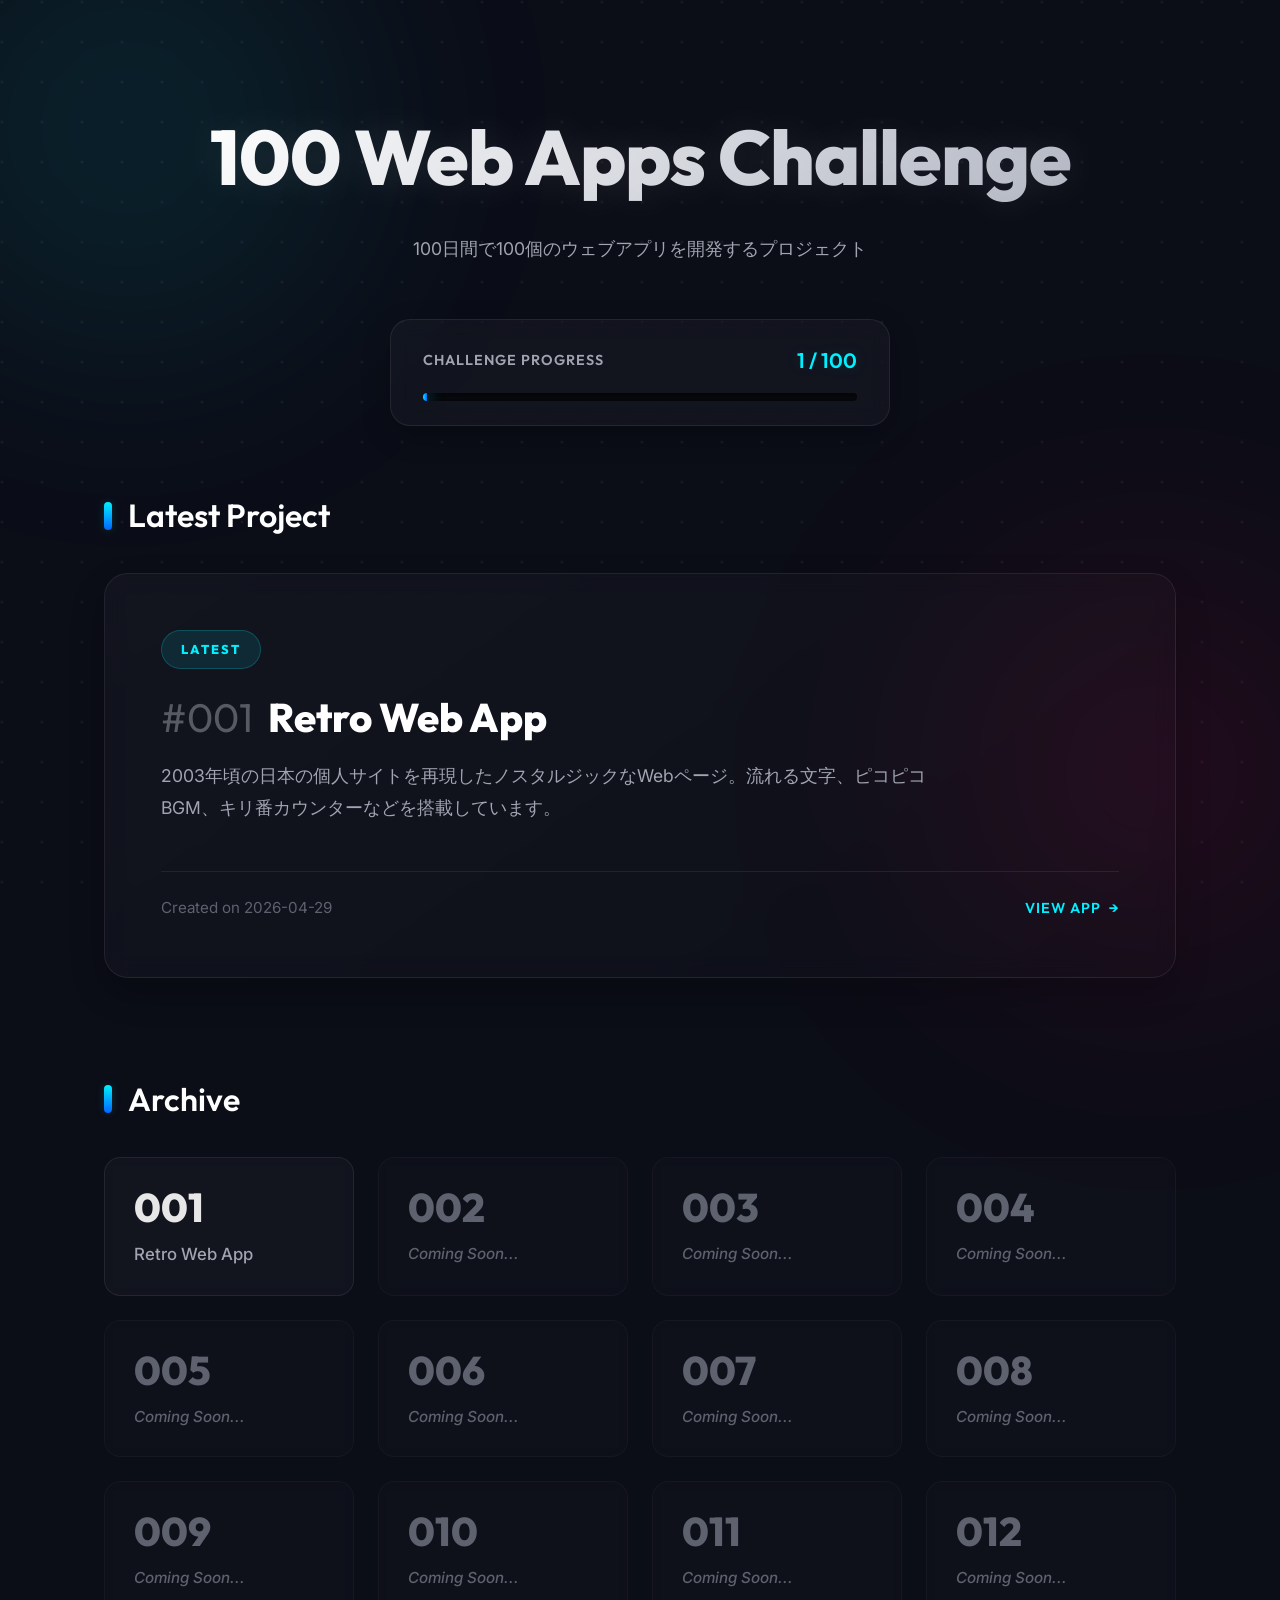
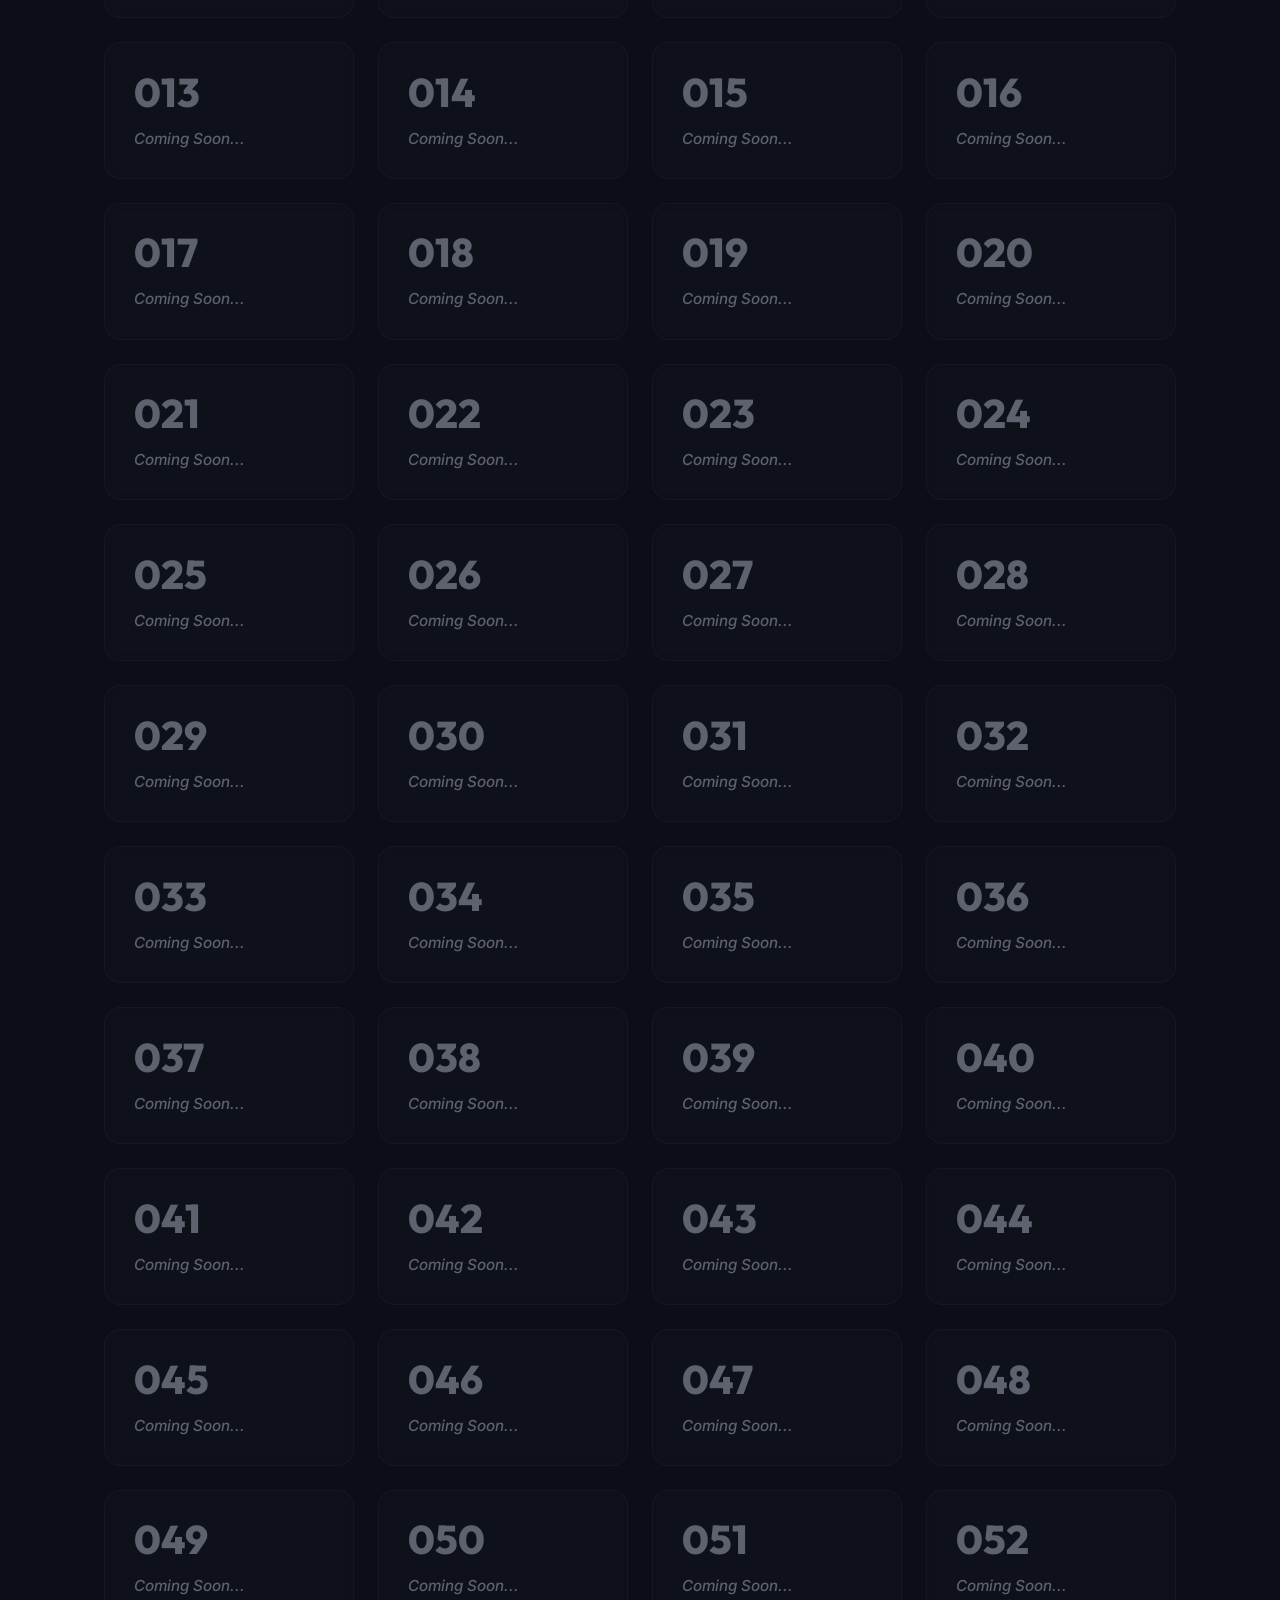
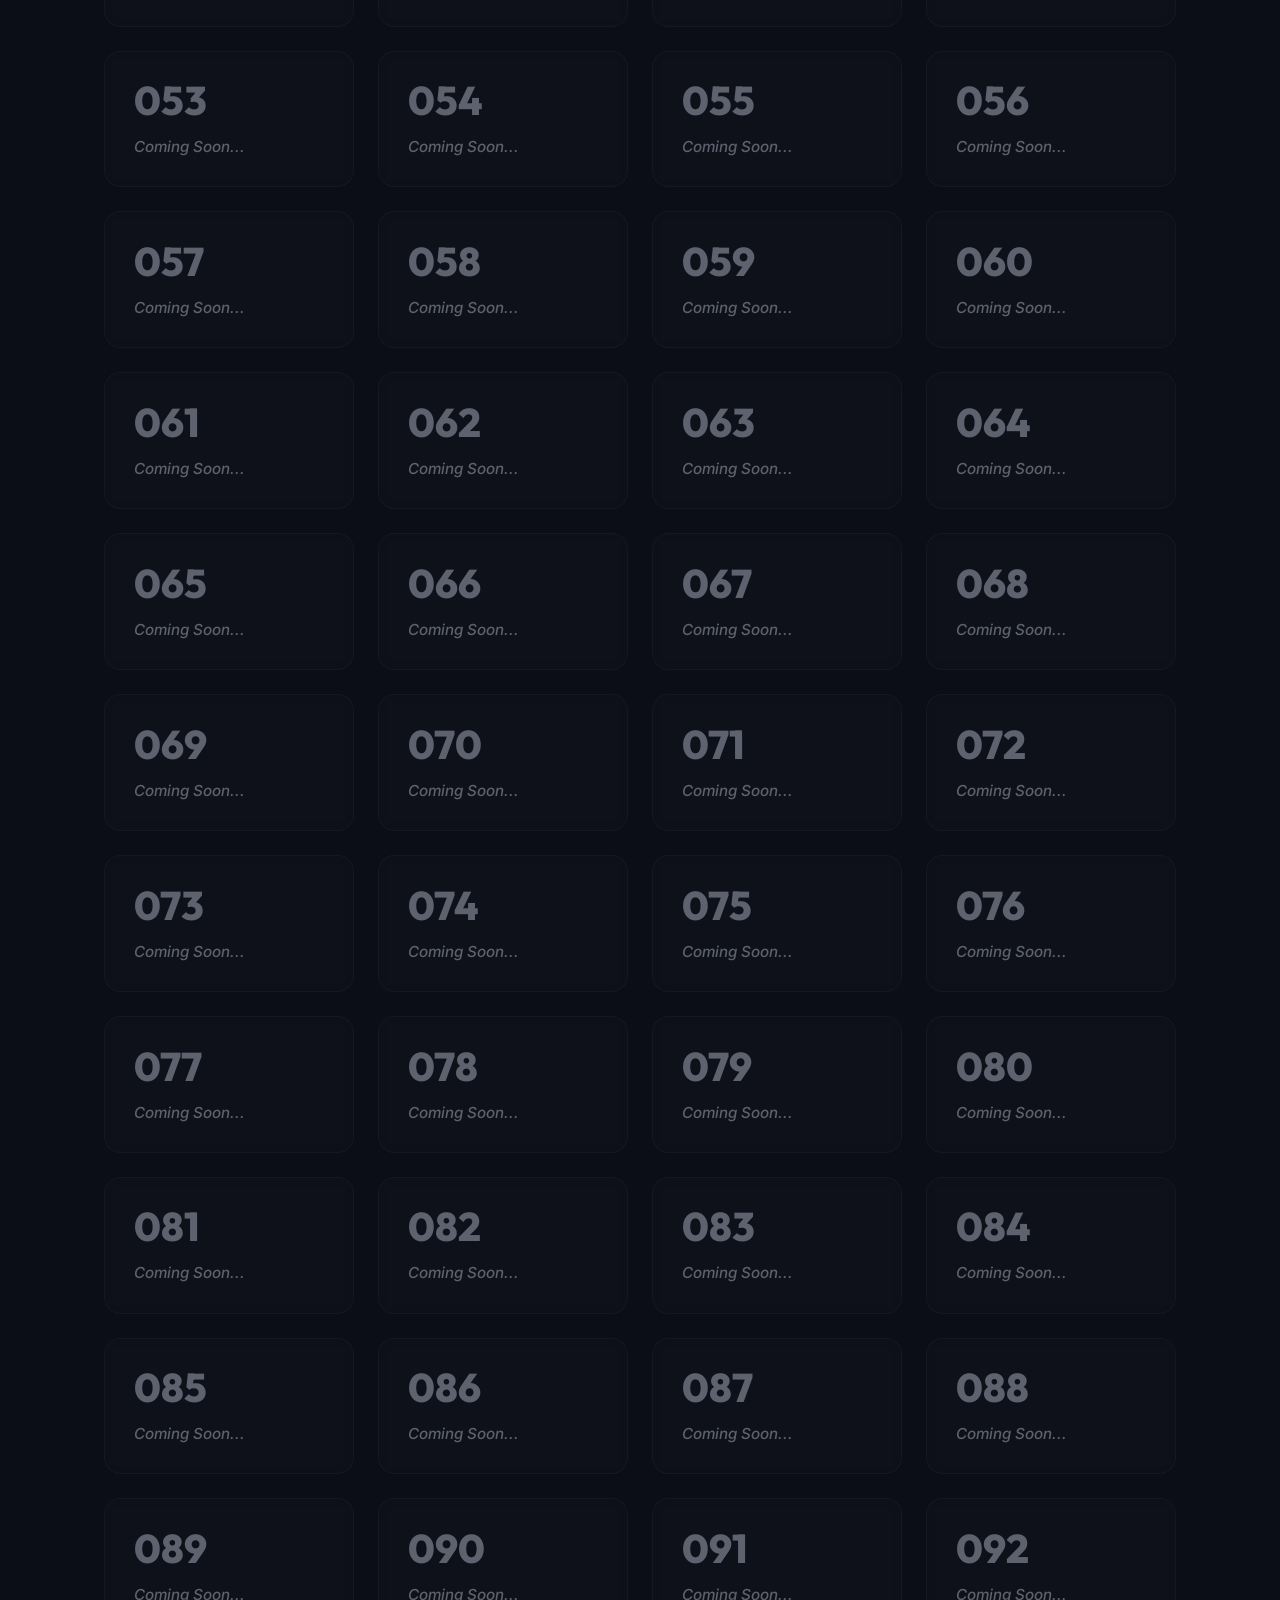
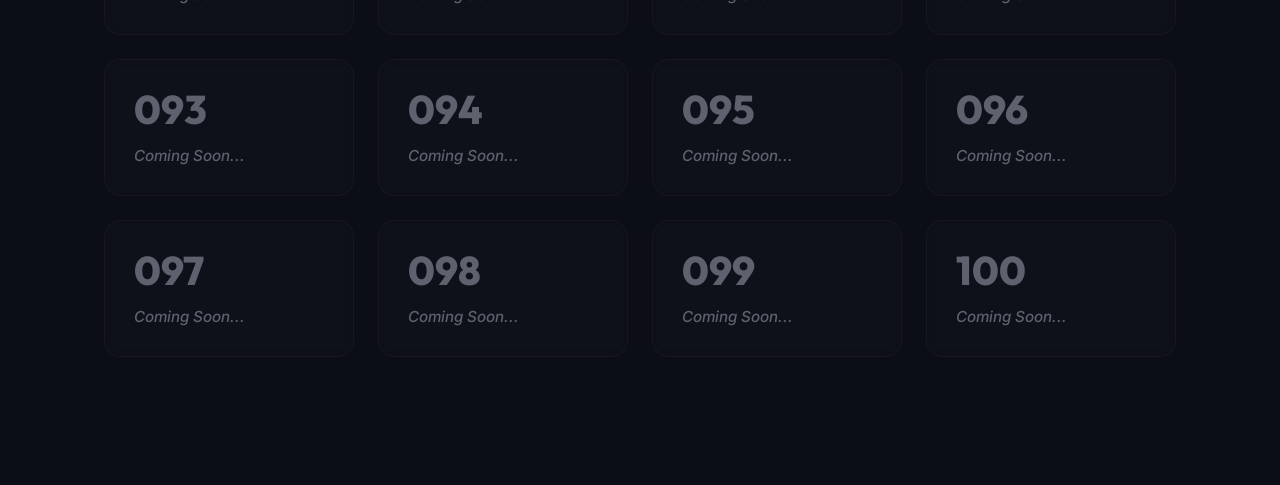
<file: 000_portal/index.html>
<!DOCTYPE html>
<html lang="ja">

<head>
    <meta charset="UTF-8">
    <meta name="viewport" content="width=device-width, initial-scale=1.0">
    <title>100 Web Apps Challenge</title>
    <meta name="description" content="100日間で100個のウェブアプリを作成するチャレンジのポータルサイトです。">
    <!-- Google Fonts -->
    <link rel="preconnect" href="https://fonts.googleapis.com">
    <link rel="preconnect" href="https://fonts.gstatic.com" crossorigin>
    <link
        href="https://fonts.googleapis.com/css2?family=Inter:wght@300;400;500;600&family=Outfit:wght@300;400;600;800&display=swap"
        rel="stylesheet">
    <link rel="stylesheet" href="style.css">
</head>

<body>
    <!-- 背景のエフェクト -->
    <div class="background-animation"></div>
    <div class="glow-orb top-left"></div>
    <div class="glow-orb bottom-right"></div>

    <div class="container">
        <!-- ヒーローセクション -->
        <header class="hero-section">
            <h1 class="title-glow">100 Web Apps Challenge</h1>
            <p class="subtitle">100日間で100個のウェブアプリを開発するプロジェクト</p>

            <div class="progress-wrapper">
                <div class="progress-info">
                    <span class="progress-label">Challenge Progress</span>
                    <span class="progress-text"><span id="progress-count">0</span> / 100</span>
                </div>
                <div class="progress-container">
                    <div class="progress-bar" id="progress-bar"></div>
                </div>
            </div>
        </header>

        <!-- ピックアップ（最新アプリ）セクション -->
        <section class="pickup-section" id="pickup-section">
            <h2 class="section-title">Latest Project</h2>
            <!-- JavaScriptで動的に最新アプリを表示 -->
            <div id="pickup-card-container"></div>
        </section>

        <!-- アーカイブ（全アプリー覧）セクション -->
        <section class="archive-section">
            <h2 class="section-title">Archive</h2>
            <div class="grid-container" id="app-grid">
                <!-- JavaScriptで動的に100個のアイテムを生成 -->
            </div>
        </section>
    </div>

    <script src="script.js"></script>
</body>

</html>
</file>
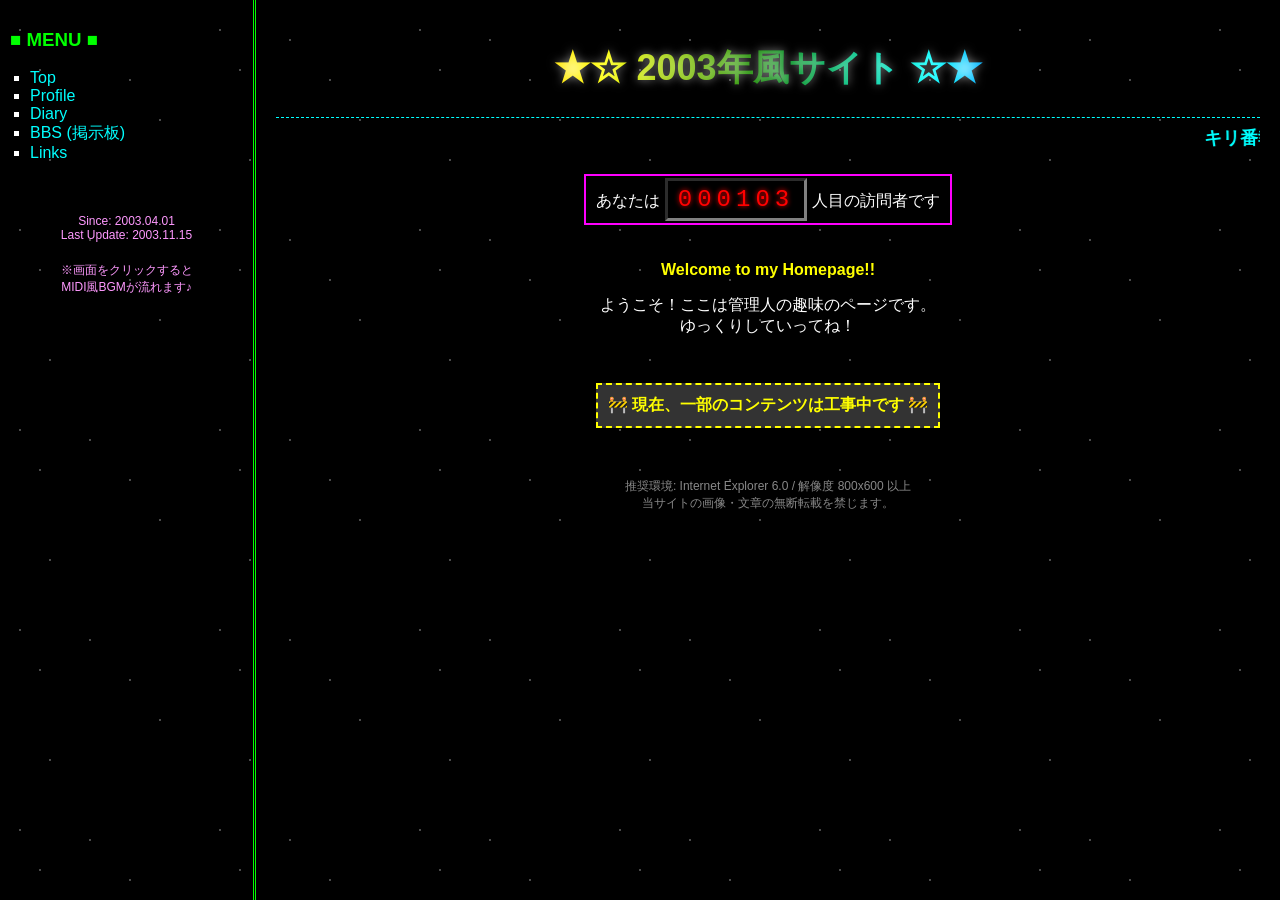
<file: 001_Retro-web-app/index.html>
<!DOCTYPE html>
<html lang="ja">

<head>
  <meta charset="UTF-8">
  <meta name="viewport" content="width=device-width, initial-scale=1.0">
  <title>★☆ 2003's Cyber Space ☆★</title>
  <style>
    /* 1. 背景：真っ黒な背景に星が流れる装飾 */
    body {
      background-color: black;
      color: white;
      font-family: 'MS PGothic', 'ＭＳ Ｐゴシック', sans-serif;
      margin: 0;
      padding: 0;
      /* 星空の表現 */
      background-image:
        radial-gradient(1px 1px at 20px 30px, #ffffff, rgba(0, 0, 0, 0)),
        radial-gradient(1px 1px at 40px 70px, #ffffff, rgba(0, 0, 0, 0)),
        radial-gradient(1px 1px at 50px 160px, #ffffff, rgba(0, 0, 0, 0)),
        radial-gradient(1px 1px at 90px 40px, #ffffff, rgba(0, 0, 0, 0)),
        radial-gradient(1px 1px at 130px 80px, #ffffff, rgba(0, 0, 0, 0)),
        radial-gradient(1px 1px at 160px 120px, #ffffff, rgba(0, 0, 0, 0));
      background-repeat: repeat;
      background-size: 200px 200px;
      animation: starMove 10s linear infinite;
    }

    @keyframes starMove {
      from {
        background-position: 0 0;
      }

      to {
        background-position: -200px 200px;
      }
    }

    /* 2. レイアウト：2カラム構成 */
    .container {
      display: flex;
      width: 100%;
      min-height: 100vh;
    }

    .menu {
      width: 20%;
      border-right: 3px double #00ff00;
      padding: 10px;
      box-sizing: border-box;
    }

    .main {
      width: 80%;
      padding: 20px;
      box-sizing: border-box;
      text-align: center;
    }

    /* 3. タイトル：虹色に光り輝くフォント */
    .title {
      font-size: 36px;
      font-weight: bold;
      text-align: center;
      background: linear-gradient(to right, red, orange, yellow, green, cyan, blue, violet);
      -webkit-background-clip: text;
      color: transparent;
      text-shadow: 0 0 10px rgba(255, 255, 255, 0.5);
      animation: rainbow 5s linear infinite;
    }

    @keyframes rainbow {
      0% {
        filter: hue-rotate(0deg);
      }

      100% {
        filter: hue-rotate(360deg);
      }
    }

    /* 4. カウンター：レトロなデジタル数字 */
    .counter-box {
      margin: 20px auto;
      border: 2px solid #ff00ff;
      padding: 10px;
      display: inline-block;
    }

    .counter {
      font-family: 'Courier New', Courier, monospace;
      font-size: 24px;
      background-color: black;
      color: #ff0000;
      padding: 5px 10px;
      border: inset 3px gray;
      letter-spacing: 5px;
      text-shadow: 0 0 5px red;
    }

    /* その他のレトロ装飾 */
    .blink {
      animation: blinker 1s linear infinite;
      color: yellow;
      font-weight: bold;
    }

    @keyframes blinker {
      50% {
        opacity: 0;
      }
    }

    hr {
      border: none;
      border-top: 1px dashed #00ffff;
    }

    a {
      color: #00ffff;
      text-decoration: none;
    }

    a:hover {
      color: #ff00ff;
      text-decoration: underline;
    }

    ul {
      list-style-type: square;
      padding-left: 20px;
    }

    .under-construction {
      border: 2px dashed yellow;
      background-color: #333;
      color: yellow;
      padding: 10px;
      display: inline-block;
      font-weight: bold;
      margin-top: 30px;
    }

    .footer {
      margin-top: 50px;
      font-size: 12px;
      color: #888;
    }

    /* MIDI再生の注意書き用 */
    .bgm-notice {
      font-size: 12px;
      color: #ff99ff;
      margin-top: 20px;
      text-align: center;
    }
  </style>
</head>

<body>

  <div class="container">
    <!-- 左カラム：メニュー (20%) -->
    <div class="menu">
      <h3 style="color: #00ff00;">■ MENU ■</h3>
      <ul>
        <li><a href="#">Top</a></li>
        <li><a href="#">Profile</a></li>
        <li><a href="#">Diary</a></li>
        <li><a href="#">BBS (掲示板)</a></li>
        <li><a href="#">Links</a></li>
      </ul>
      <br><br>
      <div style="font-size: 12px; text-align: center; color: #ff99ff;">
        Since: 2003.04.01<br>
        Last Update: 2003.11.15
      </div>

      <div class="bgm-notice">
        ※画面をクリックすると<br>MIDI風BGMが流れます♪
      </div>
    </div>

    <!-- 右カラム：メインコンテンツ (80%) -->
    <div class="main">
      <h1 class="title">★☆ 2003年風サイト ☆★</h1>
      <hr>

      <!-- 5. Marqueeタグ -->
      <marquee scrollamount="5" style="color: #00ffff; font-weight: bold; font-size: 18px;">
        キリ番報告必須！　　相互リンク大歓迎！　　リンクフリーです！
      </marquee>

      <div class="counter-box">
        あなたは <span class="counter">000103</span> 人目の訪問者です
      </div>

      <p class="blink">Welcome to my Homepage!!</p>

      <p>
        ようこそ！ここは管理人の趣味のページです。<br>
        ゆっくりしていってね！
      </p>

      <div class="under-construction">
        🚧 現在、一部のコンテンツは工事中です 🚧
      </div>

      <div class="footer">
        推奨環境: Internet Explorer 6.0 / 解像度 800x600 以上<br>
        当サイトの画像・文章の無断転載を禁じます。
      </div>
    </div>
  </div>

  <script>
    // JavaScriptの要件: アラート
    window.onload = function () {
      alert("Welcome to my website!");
    };

    // Web Audio APIによるピコピコBGM (MIDI風)
    let audioCtx = null;
    let isPlaying = false;

    function playRetroBgm() {
      if (isPlaying) return;

      // AudioContextの初期化
      audioCtx = new (window.AudioContext || window.webkitAudioContext)();
      if (audioCtx.state === 'suspended') {
        audioCtx.resume();
      }

      isPlaying = true;

      // ドラクエ風/チップチューン風のシンプルなアルペジオ
      const notes = [
        440.00, // A4
        523.25, // C5
        659.25, // E5
        523.25, // C5
        440.00, // A4
        523.25, // C5
        659.25, // E5
        783.99  // G5
      ];

      let noteIndex = 0;
      let nextNoteTime = audioCtx.currentTime + 0.1;

      function scheduleNote() {
        // 少し先まで音符をスケジュールする
        while (nextNoteTime < audioCtx.currentTime + 0.1) {
          playNote(notes[noteIndex], nextNoteTime);
          nextNoteTime += 0.2; // テンポ (0.2秒間隔)
          noteIndex = (noteIndex + 1) % notes.length;
        }
        if (isPlaying) {
          requestAnimationFrame(scheduleNote);
        }
      }

      function playNote(frequency, time) {
        const osc = audioCtx.createOscillator();
        const gainNode = audioCtx.createGain();

        osc.type = 'square'; // 矩形波でピコピコ感（チップチューン）を出す
        osc.frequency.value = frequency;

        // 音のエンベロープ（減衰）
        gainNode.gain.setValueAtTime(0.05, time); // 音量は控えめ
        gainNode.gain.exponentialRampToValueAtTime(0.001, time + 0.15); // プツッと切れるような音に

        osc.connect(gainNode);
        gainNode.connect(audioCtx.destination);

        osc.start(time);
        osc.stop(time + 0.15);
      }

      scheduleNote();
    }

    // 最近のブラウザはユーザーインタラクションなしで音を鳴らせないため、
    // 画面のどこかをクリックした瞬間にBGMが再生されるように設定します。
    document.body.addEventListener('click', function () {
      playRetroBgm();
    }, { once: true });
  </script>

</body>

</html>
</file>
<file: 000_portal/style.css>
:root {
    --bg-color: #0b0d17;
    /* 深みのあるダークブルー/ブラック */
    --surface-color: rgba(255, 255, 255, 0.03);
    --surface-border: rgba(255, 255, 255, 0.08);
    --surface-hover: rgba(255, 255, 255, 0.08);
    --primary-color: #00f0ff;
    --primary-color-dim: rgba(0, 240, 255, 0.15);
    --secondary-color: #ff0055;
    --text-primary: #ffffff;
    --text-secondary: #a0a5b1;
    --text-muted: #5e626e;
    --font-heading: 'Outfit', sans-serif;
    --font-body: 'Inter', sans-serif;
}

* {
    margin: 0;
    padding: 0;
    box-sizing: border-box;
}

body {
    background-color: var(--bg-color);
    color: var(--text-primary);
    font-family: var(--font-body);
    min-height: 100vh;
    overflow-x: hidden;
    position: relative;
    line-height: 1.6;
}

/* --- 背景エフェクト --- */
.background-animation {
    position: fixed;
    top: 0;
    left: 0;
    width: 100vw;
    height: 100vh;
    z-index: -2;
    background: url('data:image/svg+xml;utf8,<svg xmlns="http://www.w3.org/2000/svg" width="40" height="40" viewBox="0 0 40 40"><circle cx="2" cy="2" r="1.5" fill="rgba(255,255,255,0.05)"/></svg>') repeat;
}

.glow-orb {
    position: fixed;
    width: 50vw;
    height: 50vw;
    border-radius: 50%;
    z-index: -1;
    filter: blur(120px);
    opacity: 0.15;
    pointer-events: none;
    animation: floatOrb 15s ease-in-out infinite alternate;
}

.glow-orb.top-left {
    top: -15vw;
    left: -15vw;
    background: radial-gradient(circle, var(--primary-color) 0%, transparent 70%);
}

.glow-orb.bottom-right {
    bottom: -15vw;
    right: -15vw;
    background: radial-gradient(circle, var(--secondary-color) 0%, transparent 70%);
    animation-delay: -7.5s;
}

@keyframes floatOrb {
    0% {
        transform: scale(1) translate(0, 0);
    }

    100% {
        transform: scale(1.1) translate(5%, 5%);
    }
}

/* --- レイアウト --- */
.container {
    max-width: 1200px;
    margin: 0 auto;
    padding: 0 5%;
}

/* --- ヒーローセクション --- */
.hero-section {
    text-align: center;
    padding: 6rem 0 4rem;
    position: relative;
    display: flex;
    flex-direction: column;
    align-items: center;
}

.title-glow {
    font-family: var(--font-heading);
    font-size: clamp(2.5rem, 6vw, 5rem);
    font-weight: 800;
    letter-spacing: -1px;
    background: linear-gradient(135deg, #ffffff 0%, #b0b5c1 100%);
    -webkit-background-clip: text;
    -webkit-text-fill-color: transparent;
    margin-bottom: 1rem;
    text-shadow: 0 0 40px rgba(255, 255, 255, 0.1);
}

.subtitle {
    font-size: 1.1rem;
    color: var(--text-secondary);
    margin-bottom: 3.5rem;
    max-width: 600px;
}

/* プログレスバー */
.progress-wrapper {
    width: 100%;
    max-width: 500px;
    background: var(--surface-color);
    border: 1px solid var(--surface-border);
    border-radius: 20px;
    padding: 1.5rem 2rem;
    backdrop-filter: blur(10px);
    -webkit-backdrop-filter: blur(10px);
    box-shadow: 0 10px 30px rgba(0, 0, 0, 0.2);
}

.progress-info {
    display: flex;
    justify-content: space-between;
    margin-bottom: 1rem;
    font-family: var(--font-heading);
    font-weight: 600;
}

.progress-label {
    color: var(--text-secondary);
    letter-spacing: 1px;
    text-transform: uppercase;
    font-size: 0.9rem;
    margin-top: 0.3rem;
}

.progress-text {
    color: var(--primary-color);
    font-size: 1.3rem;
    text-shadow: 0 0 15px var(--primary-color-dim);
}

.progress-container {
    width: 100%;
    height: 8px;
    background: rgba(0, 0, 0, 0.6);
    border-radius: 4px;
    overflow: hidden;
    box-shadow: inset 0 1px 3px rgba(0, 0, 0, 0.5);
}

.progress-bar {
    height: 100%;
    width: 0%;
    background: linear-gradient(90deg, var(--primary-color), #0066ff);
    box-shadow: 0 0 15px var(--primary-color);
    transition: width 1.5s cubic-bezier(0.175, 0.885, 0.32, 1.275);
}

/* --- セクション共通 --- */
.section-title {
    font-family: var(--font-heading);
    font-size: 2rem;
    font-weight: 600;
    margin-bottom: 2rem;
    color: var(--text-primary);
    display: flex;
    align-items: center;
    gap: 1rem;
}

.section-title::before {
    content: '';
    display: inline-block;
    width: 8px;
    height: 28px;
    background: linear-gradient(to bottom, var(--primary-color), #0066ff);
    border-radius: 4px;
    box-shadow: 0 0 10px var(--primary-color-dim);
}

/* --- ピックアップセクション --- */
.pickup-section {
    margin-bottom: 6rem;
}

.pickup-link {
    display: block;
    text-decoration: none;
    color: inherit;
    border-radius: 24px;
    background: linear-gradient(145deg, rgba(255, 255, 255, 0.03), rgba(255, 255, 255, 0.01));
    border: 1px solid var(--surface-border);
    overflow: hidden;
    transition: all 0.4s cubic-bezier(0.175, 0.885, 0.32, 1.275);
    position: relative;
    box-shadow: 0 15px 35px rgba(0, 0, 0, 0.2);
}

.pickup-link::before {
    content: '';
    position: absolute;
    top: 0;
    left: 0;
    right: 0;
    bottom: 0;
    background: radial-gradient(circle at 80% 20%, var(--primary-color-dim) 0%, transparent 60%);
    opacity: 0;
    transition: opacity 0.5s ease;
    z-index: 0;
}

.pickup-link:hover {
    transform: translateY(-8px);
    border-color: rgba(0, 240, 255, 0.4);
    box-shadow: 0 25px 50px rgba(0, 0, 0, 0.5), 0 0 40px rgba(0, 240, 255, 0.1);
}

.pickup-link:hover::before {
    opacity: 1;
}

.pickup-content {
    position: relative;
    z-index: 1;
    padding: 3.5rem;
    backdrop-filter: blur(10px);
    -webkit-backdrop-filter: blur(10px);
}

.pickup-badge {
    display: inline-block;
    background: rgba(0, 240, 255, 0.1);
    color: var(--primary-color);
    font-family: var(--font-heading);
    font-weight: 800;
    font-size: 0.8rem;
    letter-spacing: 2px;
    padding: 0.5rem 1.2rem;
    border-radius: 30px;
    margin-bottom: 1.5rem;
    border: 1px solid rgba(0, 240, 255, 0.2);
}

.pickup-title {
    font-family: var(--font-heading);
    font-size: 2.5rem;
    font-weight: 800;
    margin-bottom: 1.2rem;
    line-height: 1.2;
}

.pickup-id {
    color: rgba(255, 255, 255, 0.3);
    font-weight: 400;
    margin-right: 0.5rem;
}

.pickup-description {
    color: var(--text-secondary);
    font-size: 1.1rem;
    max-width: 800px;
    margin-bottom: 3rem;
    line-height: 1.8;
}

.pickup-footer {
    display: flex;
    justify-content: space-between;
    align-items: center;
    border-top: 1px solid var(--surface-border);
    padding-top: 1.5rem;
}

.pickup-date {
    color: var(--text-muted);
    font-size: 0.95rem;
}

.pickup-action {
    color: var(--primary-color);
    font-weight: 600;
    display: flex;
    align-items: center;
    gap: 0.5rem;
    transition: gap 0.3s ease;
    font-family: var(--font-heading);
    letter-spacing: 1px;
    text-transform: uppercase;
    font-size: 0.9rem;
}

.pickup-link:hover .pickup-action {
    gap: 1rem;
    text-shadow: 0 0 10px var(--primary-color-dim);
}

/* --- アーカイブグリッドセクション --- */
.archive-section {
    margin-bottom: 8rem;
}

.grid-container {
    display: grid;
    grid-template-columns: repeat(auto-fill, minmax(220px, 1fr));
    gap: 1.5rem;
}

/* アプリカード */
.app-card {
    text-decoration: none;
    color: inherit;
    background: var(--surface-color);
    border: 1px solid var(--surface-border);
    border-radius: 16px;
    padding: 1.8rem;
    display: flex;
    flex-direction: column;
    gap: 1rem;
    transition: all 0.3s cubic-bezier(0.175, 0.885, 0.32, 1.275);
    position: relative;
    overflow: hidden;
    backdrop-filter: blur(5px);
    -webkit-backdrop-filter: blur(5px);
}

.app-card.completed {
    cursor: pointer;
}

.app-card.completed:hover {
    transform: translateY(-8px);
    background: var(--surface-hover);
    border-color: rgba(0, 240, 255, 0.3);
    box-shadow: 0 15px 30px rgba(0, 0, 0, 0.3), 0 0 20px rgba(0, 240, 255, 0.1);
}

/* カードのグラデーションライン */
.app-card.completed::after {
    content: '';
    position: absolute;
    bottom: 0;
    left: 0;
    width: 100%;
    height: 3px;
    background: linear-gradient(90deg, var(--primary-color), var(--secondary-color));
    opacity: 0;
    transition: opacity 0.3s ease;
}

.app-card.completed:hover::after {
    opacity: 1;
}

.app-card .card-number {
    font-family: var(--font-heading);
    font-size: 2.5rem;
    font-weight: 800;
    color: rgba(255, 255, 255, 0.9);
    line-height: 1;
    transition: all 0.3s ease;
}

.app-card .card-title {
    font-size: 1.05rem;
    font-weight: 500;
    color: var(--text-secondary);
    line-height: 1.4;
    transition: color 0.3s ease;
}

.app-card.completed:hover .card-number {
    color: var(--primary-color);
    text-shadow: 0 0 15px var(--primary-color-dim);
}

.app-card.completed:hover .card-title {
    color: var(--text-primary);
}

/* 無効（未完成）なアプリカード */
.app-card.disabled {
    opacity: 0.4;
    cursor: not-allowed;
    background: rgba(255, 255, 255, 0.015);
    border-color: rgba(255, 255, 255, 0.03);
}

.app-card.disabled .card-number {
    color: var(--text-muted);
}

.app-card.disabled .card-title {
    color: var(--text-muted);
    font-size: 0.95rem;
    font-style: italic;
}

/* アニメーション用クラス */
.app-card.fade-in {
    animation: fadeInRise 0.6s ease forwards;
    opacity: 0;
    transform: translateY(20px);
}

@keyframes fadeInRise {
    to {
        opacity: 1;
        transform: translateY(0);
    }
}

/* --- レスポンシブ対応 --- */
@media (max-width: 768px) {
    .hero-section {
        padding: 4rem 0 3rem;
    }

    .pickup-content {
        padding: 2rem;
    }

    .pickup-title {
        font-size: 1.8rem;
    }

    .pickup-description {
        font-size: 1rem;
    }

    .grid-container {
        grid-template-columns: repeat(auto-fill, minmax(160px, 1fr));
        gap: 1rem;
    }

    .app-card {
        padding: 1.5rem;
    }

    .app-card .card-number {
        font-size: 2rem;
    }

    .app-card .card-title {
        font-size: 0.95rem;
    }
}

@media (max-width: 480px) {
    .title-glow {
        font-size: 2.2rem;
    }

    .progress-wrapper {
        padding: 1.2rem;
        border-radius: 16px;
    }

    .grid-container {
        grid-template-columns: repeat(2, 1fr);
    }

    .pickup-footer {
        flex-direction: column;
        align-items: flex-start;
        gap: 1rem;
    }

    .app-card {
        padding: 1.2rem;
    }
}
</file>
